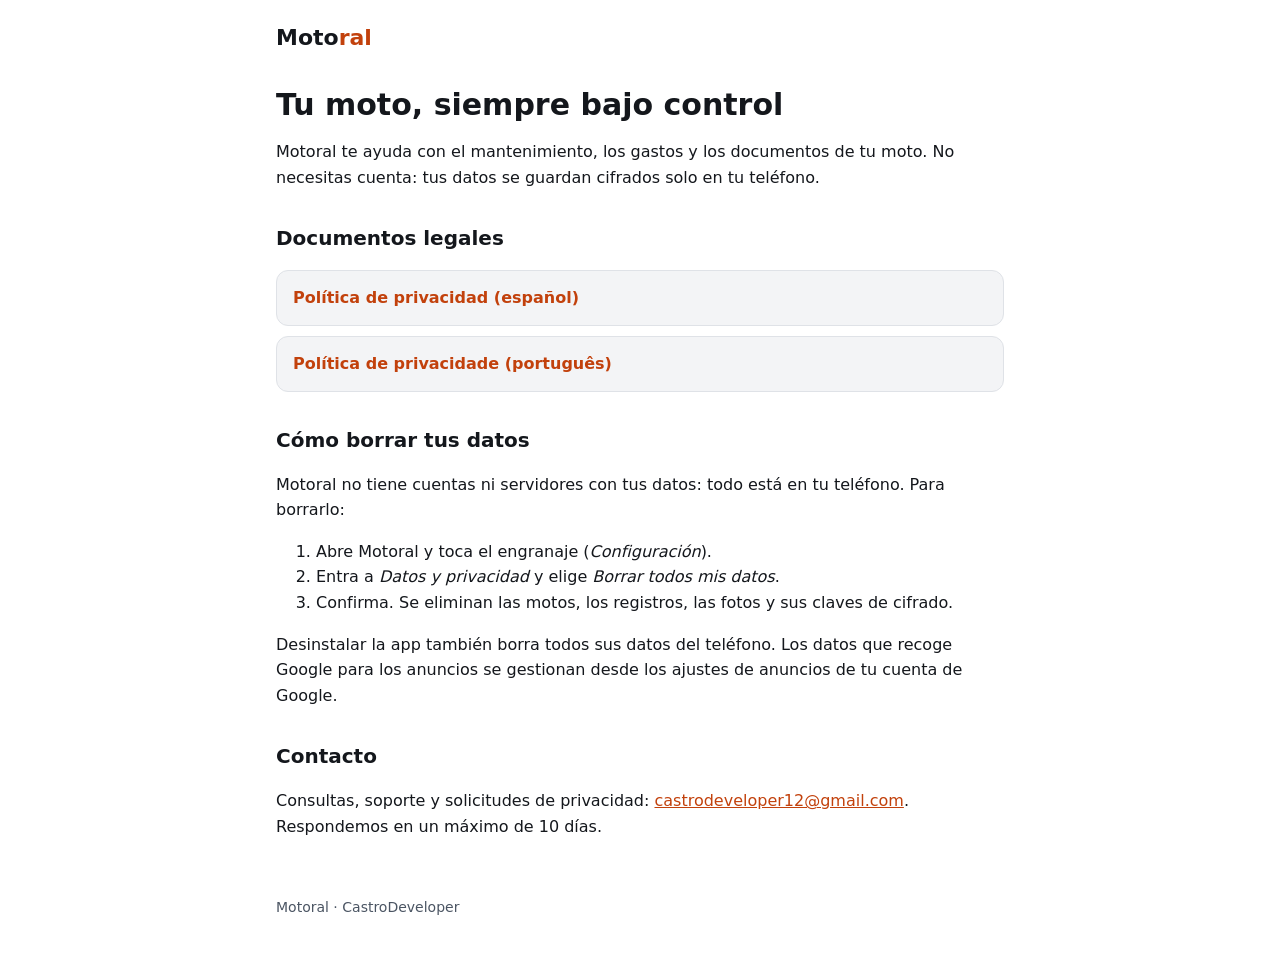
<file: index.html>
<!doctype html>
<html lang="es">
<head>
<meta charset="utf-8">
<meta name="viewport" content="width=device-width, initial-scale=1">
<title>Motoral</title>
<meta name="description" content="Motoral: mantenimiento, gastos y documentos de tu moto, sin cuenta y con tus datos solo en tu teléfono.">
<link rel="stylesheet" href="estilo.css">
</head>
<body>
<header class="cabecera">
  <a class="marca" href="./"><span>Moto</span><b>ral</b></a>
</header>
<main>
<h1>Tu moto, siempre bajo control</h1>
<p>Motoral te ayuda con el mantenimiento, los gastos y los documentos de tu moto. No necesitas cuenta: tus datos se guardan cifrados solo en tu teléfono.</p>

<h2>Documentos legales</h2>
<ul class="enlaces">
  <li><a href="privacidad.html">Política de privacidad (español)</a></li>
  <li><a href="privacidade.html" lang="pt-BR">Política de privacidade (português)</a></li>
</ul>

<h2 id="borrar-datos">Cómo borrar tus datos</h2>
<p>Motoral no tiene cuentas ni servidores con tus datos: todo está en tu teléfono. Para borrarlo:</p>
<ol>
  <li>Abre Motoral y toca el engranaje (<em>Configuración</em>).</li>
  <li>Entra a <em>Datos y privacidad</em> y elige <em>Borrar todos mis datos</em>.</li>
  <li>Confirma. Se eliminan las motos, los registros, las fotos y sus claves de cifrado.</li>
</ol>
<p>Desinstalar la app también borra todos sus datos del teléfono. Los datos que recoge Google para los anuncios se gestionan desde los ajustes de anuncios de tu cuenta de Google.</p>

<h2>Contacto</h2>
<p>Consultas, soporte y solicitudes de privacidad: <a href="mailto:castrodeveloper12@gmail.com">castrodeveloper12@gmail.com</a>. Respondemos en un máximo de 10 días.</p>
</main>
<footer class="pie">Motoral · CastroDeveloper</footer>
</body>
</html>
</file>
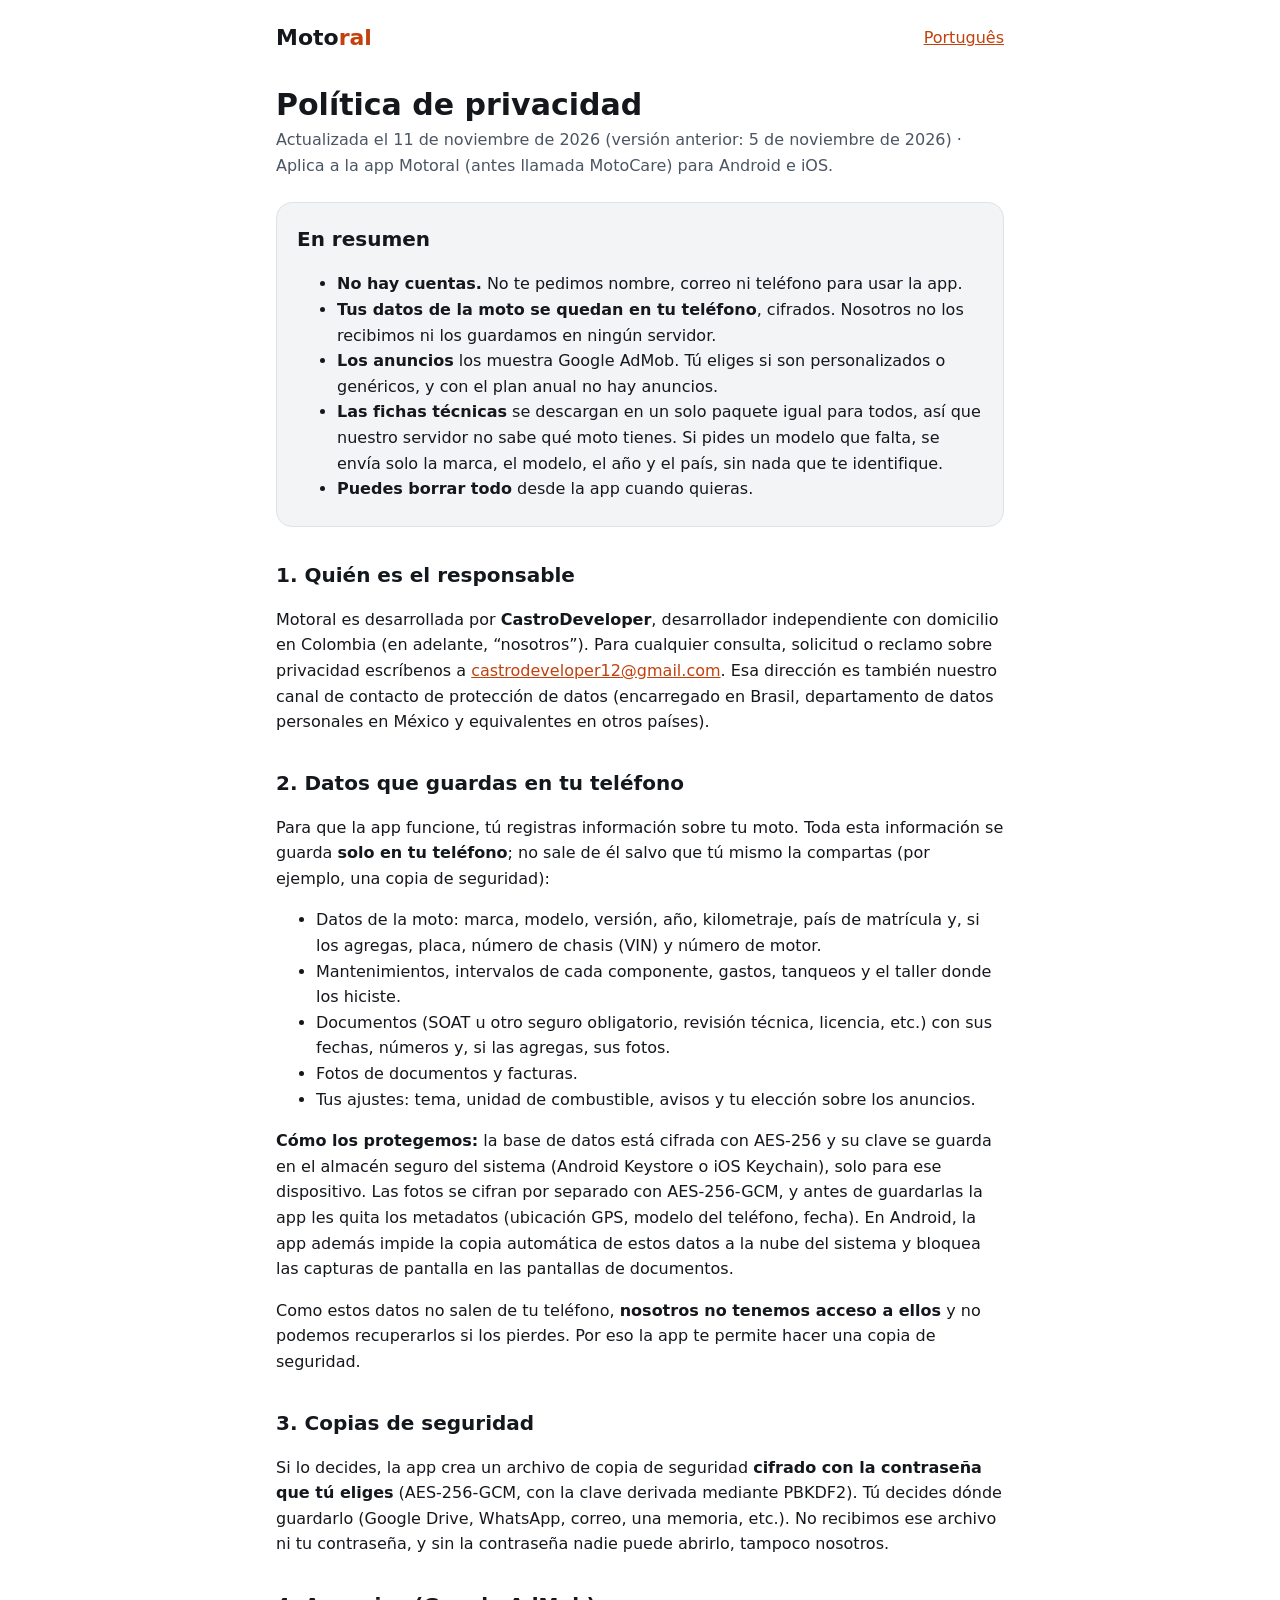
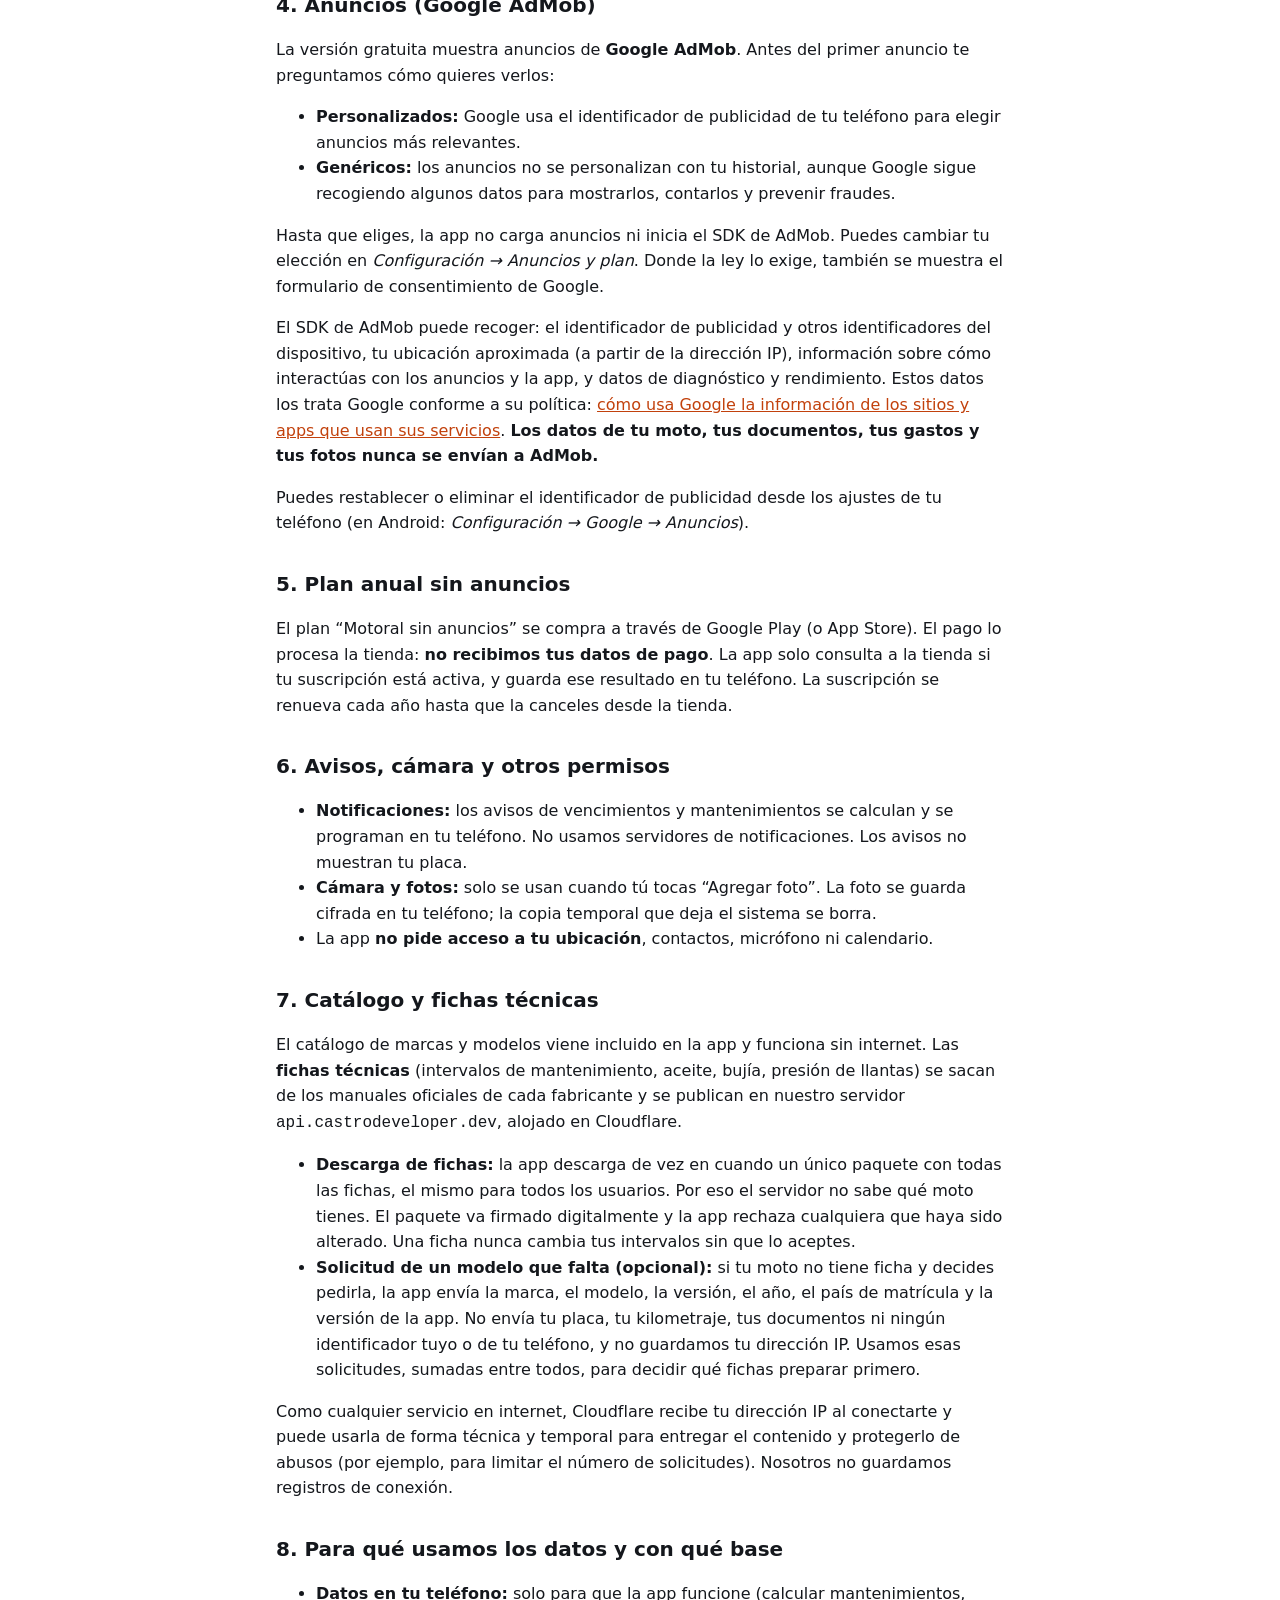
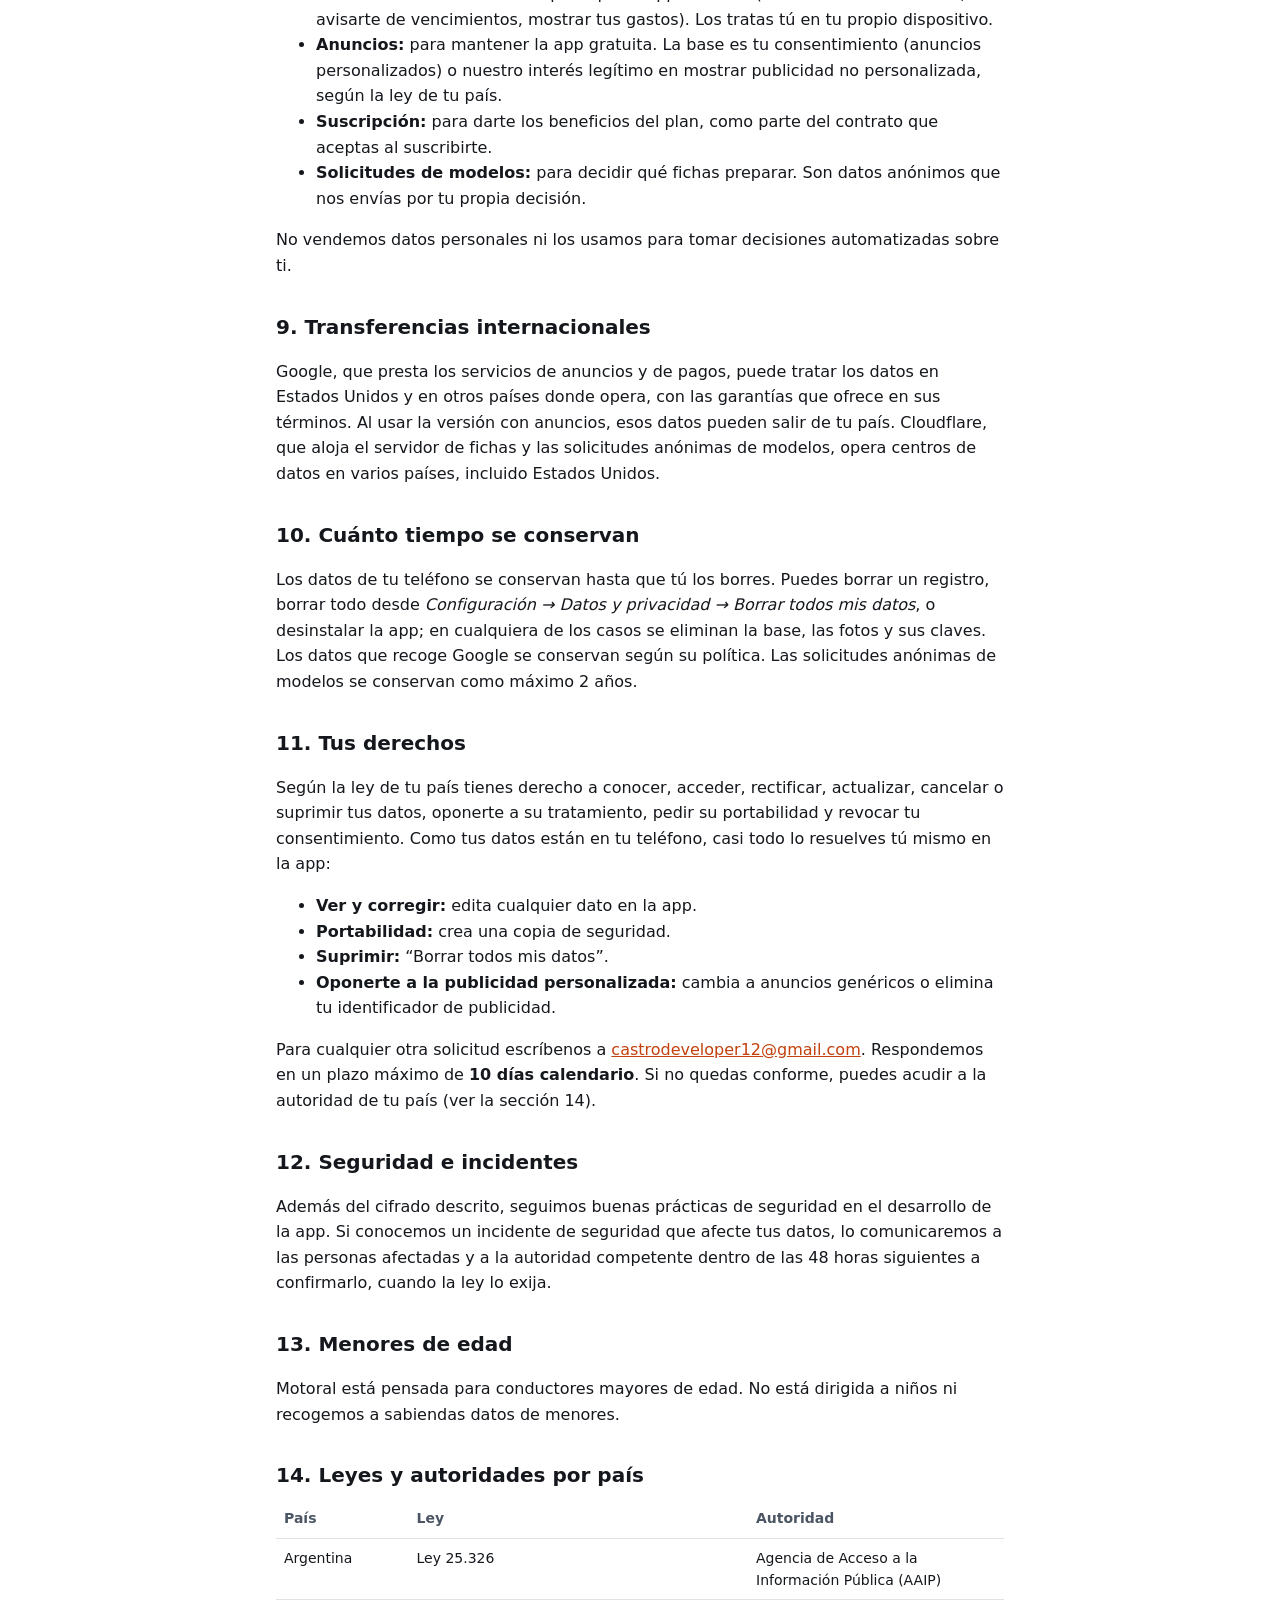
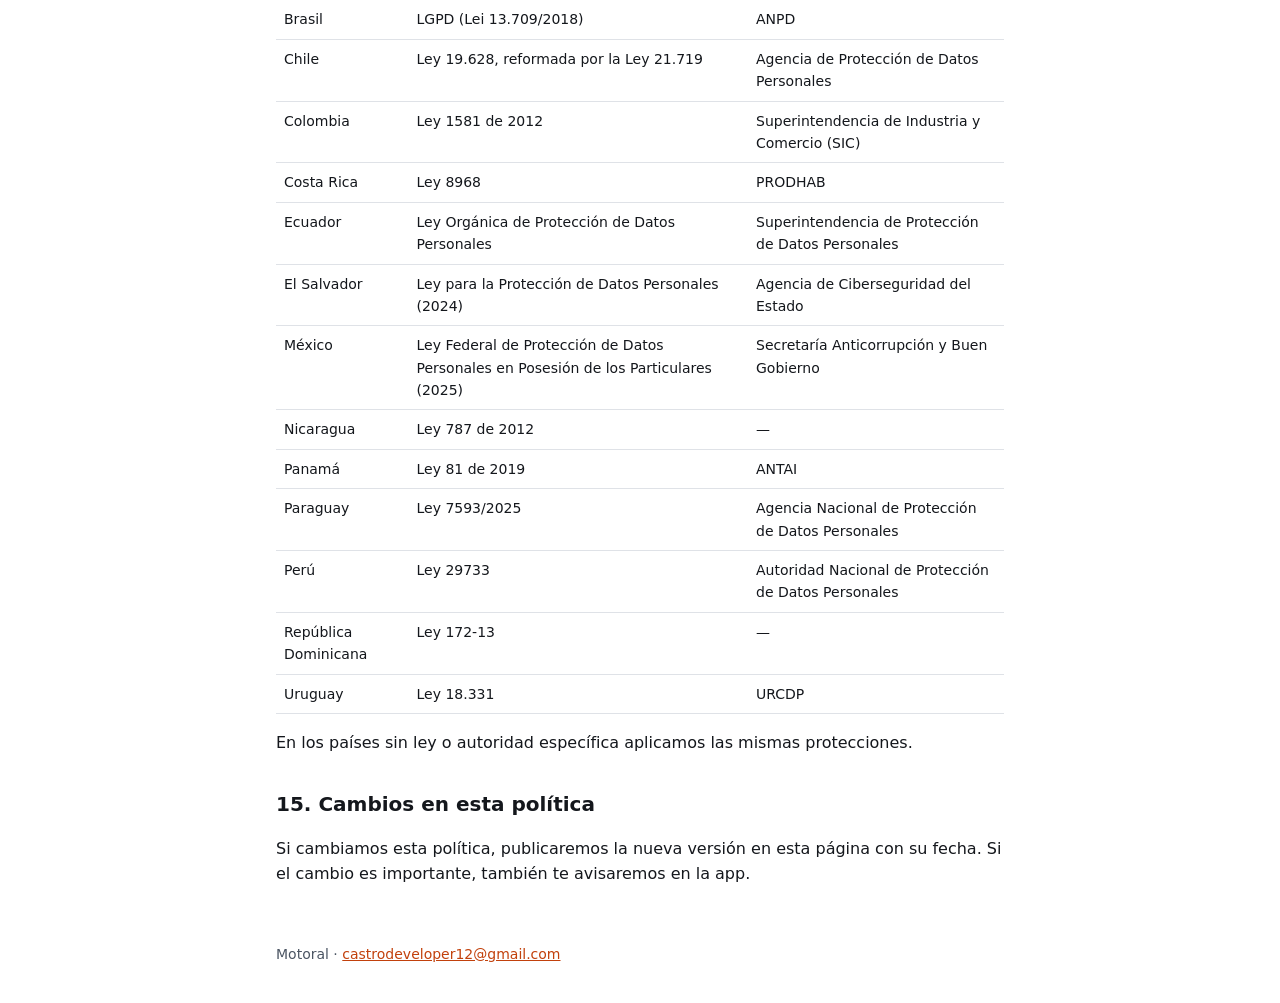
<file: privacidad.html>
<!doctype html>
<html lang="es">
<head>
<meta charset="utf-8">
<meta name="viewport" content="width=device-width, initial-scale=1">
<title>Política de privacidad · Motoral</title>
<meta name="description" content="Política de privacidad de Motoral: tus datos se guardan cifrados solo en tu teléfono.">
<link rel="stylesheet" href="estilo.css">
</head>
<body>
<header class="cabecera">
  <a class="marca" href="./"><span>Moto</span><b>ral</b></a>
  <nav><a href="privacidade.html" lang="pt-BR">Português</a></nav>
</header>
<main>
<h1>Política de privacidad</h1>
<p class="meta">Actualizada el 11 de noviembre de 2026 (versión anterior: 5 de noviembre de 2026) · Aplica a la app Motoral (antes llamada MotoCare) para Android e iOS.</p>

<div class="resumen">
  <h2>En resumen</h2>
  <ul>
    <li><strong>No hay cuentas.</strong> No te pedimos nombre, correo ni teléfono para usar la app.</li>
    <li><strong>Tus datos de la moto se quedan en tu teléfono</strong>, cifrados. Nosotros no los recibimos ni los guardamos en ningún servidor.</li>
    <li><strong>Los anuncios</strong> los muestra Google AdMob. Tú eliges si son personalizados o genéricos, y con el plan anual no hay anuncios.</li>
    <li><strong>Las fichas técnicas</strong> se descargan en un solo paquete igual para todos, así que nuestro servidor no sabe qué moto tienes. Si pides un modelo que falta, se envía solo la marca, el modelo, el año y el país, sin nada que te identifique.</li>
    <li><strong>Puedes borrar todo</strong> desde la app cuando quieras.</li>
  </ul>
</div>

<h2 id="responsable">1. Quién es el responsable</h2>
<p>Motoral es desarrollada por <strong>CastroDeveloper</strong>, desarrollador independiente con domicilio en Colombia (en adelante, “nosotros”). Para cualquier consulta, solicitud o reclamo sobre privacidad escríbenos a <a href="mailto:castrodeveloper12@gmail.com">castrodeveloper12@gmail.com</a>. Esa dirección es también nuestro canal de contacto de protección de datos (encarregado en Brasil, departamento de datos personales en México y equivalentes en otros países).</p>

<h2 id="datos-telefono">2. Datos que guardas en tu teléfono</h2>
<p>Para que la app funcione, tú registras información sobre tu moto. Toda esta información se guarda <strong>solo en tu teléfono</strong>; no sale de él salvo que tú mismo la compartas (por ejemplo, una copia de seguridad):</p>
<ul>
  <li>Datos de la moto: marca, modelo, versión, año, kilometraje, país de matrícula y, si los agregas, placa, número de chasis (VIN) y número de motor.</li>
  <li>Mantenimientos, intervalos de cada componente, gastos, tanqueos y el taller donde los hiciste.</li>
  <li>Documentos (SOAT u otro seguro obligatorio, revisión técnica, licencia, etc.) con sus fechas, números y, si las agregas, sus fotos.</li>
  <li>Fotos de documentos y facturas.</li>
  <li>Tus ajustes: tema, unidad de combustible, avisos y tu elección sobre los anuncios.</li>
</ul>
<p><strong>Cómo los protegemos:</strong> la base de datos está cifrada con AES-256 y su clave se guarda en el almacén seguro del sistema (Android Keystore o iOS Keychain), solo para ese dispositivo. Las fotos se cifran por separado con AES-256-GCM, y antes de guardarlas la app les quita los metadatos (ubicación GPS, modelo del teléfono, fecha). En Android, la app además impide la copia automática de estos datos a la nube del sistema y bloquea las capturas de pantalla en las pantallas de documentos.</p>
<p>Como estos datos no salen de tu teléfono, <strong>nosotros no tenemos acceso a ellos</strong> y no podemos recuperarlos si los pierdes. Por eso la app te permite hacer una copia de seguridad.</p>

<h2 id="copias">3. Copias de seguridad</h2>
<p>Si lo decides, la app crea un archivo de copia de seguridad <strong>cifrado con la contraseña que tú eliges</strong> (AES-256-GCM, con la clave derivada mediante PBKDF2). Tú decides dónde guardarlo (Google Drive, WhatsApp, correo, una memoria, etc.). No recibimos ese archivo ni tu contraseña, y sin la contraseña nadie puede abrirlo, tampoco nosotros.</p>

<h2 id="anuncios">4. Anuncios (Google AdMob)</h2>
<p>La versión gratuita muestra anuncios de <strong>Google AdMob</strong>. Antes del primer anuncio te preguntamos cómo quieres verlos:</p>
<ul>
  <li><strong>Personalizados:</strong> Google usa el identificador de publicidad de tu teléfono para elegir anuncios más relevantes.</li>
  <li><strong>Genéricos:</strong> los anuncios no se personalizan con tu historial, aunque Google sigue recogiendo algunos datos para mostrarlos, contarlos y prevenir fraudes.</li>
</ul>
<p>Hasta que eliges, la app no carga anuncios ni inicia el SDK de AdMob. Puedes cambiar tu elección en <em>Configuración → Anuncios y plan</em>. Donde la ley lo exige, también se muestra el formulario de consentimiento de Google.</p>
<p>El SDK de AdMob puede recoger: el identificador de publicidad y otros identificadores del dispositivo, tu ubicación aproximada (a partir de la dirección IP), información sobre cómo interactúas con los anuncios y la app, y datos de diagnóstico y rendimiento. Estos datos los trata Google conforme a su política: <a href="https://policies.google.com/technologies/partner-sites">cómo usa Google la información de los sitios y apps que usan sus servicios</a>. <strong>Los datos de tu moto, tus documentos, tus gastos y tus fotos nunca se envían a AdMob.</strong></p>
<p>Puedes restablecer o eliminar el identificador de publicidad desde los ajustes de tu teléfono (en Android: <em>Configuración → Google → Anuncios</em>).</p>

<h2 id="compras">5. Plan anual sin anuncios</h2>
<p>El plan “Motoral sin anuncios” se compra a través de Google Play (o App Store). El pago lo procesa la tienda: <strong>no recibimos tus datos de pago</strong>. La app solo consulta a la tienda si tu suscripción está activa, y guarda ese resultado en tu teléfono. La suscripción se renueva cada año hasta que la canceles desde la tienda.</p>

<h2 id="avisos">6. Avisos, cámara y otros permisos</h2>
<ul>
  <li><strong>Notificaciones:</strong> los avisos de vencimientos y mantenimientos se calculan y se programan en tu teléfono. No usamos servidores de notificaciones. Los avisos no muestran tu placa.</li>
  <li><strong>Cámara y fotos:</strong> solo se usan cuando tú tocas “Agregar foto”. La foto se guarda cifrada en tu teléfono; la copia temporal que deja el sistema se borra.</li>
  <li>La app <strong>no pide acceso a tu ubicación</strong>, contactos, micrófono ni calendario.</li>
</ul>

<h2 id="fichas">7. Catálogo y fichas técnicas</h2>
<p>El catálogo de marcas y modelos viene incluido en la app y funciona sin internet. Las <strong>fichas técnicas</strong> (intervalos de mantenimiento, aceite, bujía, presión de llantas) se sacan de los manuales oficiales de cada fabricante y se publican en nuestro servidor <code>api.castrodeveloper.dev</code>, alojado en Cloudflare.</p>
<ul>
  <li><strong>Descarga de fichas:</strong> la app descarga de vez en cuando un único paquete con todas las fichas, el mismo para todos los usuarios. Por eso el servidor no sabe qué moto tienes. El paquete va firmado digitalmente y la app rechaza cualquiera que haya sido alterado. Una ficha nunca cambia tus intervalos sin que lo aceptes.</li>
  <li><strong>Solicitud de un modelo que falta (opcional):</strong> si tu moto no tiene ficha y decides pedirla, la app envía la marca, el modelo, la versión, el año, el país de matrícula y la versión de la app. No envía tu placa, tu kilometraje, tus documentos ni ningún identificador tuyo o de tu teléfono, y no guardamos tu dirección IP. Usamos esas solicitudes, sumadas entre todos, para decidir qué fichas preparar primero.</li>
</ul>
<p>Como cualquier servicio en internet, Cloudflare recibe tu dirección IP al conectarte y puede usarla de forma técnica y temporal para entregar el contenido y protegerlo de abusos (por ejemplo, para limitar el número de solicitudes). Nosotros no guardamos registros de conexión.</p>

<h2 id="finalidades">8. Para qué usamos los datos y con qué base</h2>
<ul>
  <li><strong>Datos en tu teléfono:</strong> solo para que la app funcione (calcular mantenimientos, avisarte de vencimientos, mostrar tus gastos). Los tratas tú en tu propio dispositivo.</li>
  <li><strong>Anuncios:</strong> para mantener la app gratuita. La base es tu consentimiento (anuncios personalizados) o nuestro interés legítimo en mostrar publicidad no personalizada, según la ley de tu país.</li>
  <li><strong>Suscripción:</strong> para darte los beneficios del plan, como parte del contrato que aceptas al suscribirte.</li>
  <li><strong>Solicitudes de modelos:</strong> para decidir qué fichas preparar. Son datos anónimos que nos envías por tu propia decisión.</li>
</ul>
<p>No vendemos datos personales ni los usamos para tomar decisiones automatizadas sobre ti.</p>

<h2 id="transferencias">9. Transferencias internacionales</h2>
<p>Google, que presta los servicios de anuncios y de pagos, puede tratar los datos en Estados Unidos y en otros países donde opera, con las garantías que ofrece en sus términos. Al usar la versión con anuncios, esos datos pueden salir de tu país. Cloudflare, que aloja el servidor de fichas y las solicitudes anónimas de modelos, opera centros de datos en varios países, incluido Estados Unidos.</p>

<h2 id="conservacion">10. Cuánto tiempo se conservan</h2>
<p>Los datos de tu teléfono se conservan hasta que tú los borres. Puedes borrar un registro, borrar todo desde <em>Configuración → Datos y privacidad → Borrar todos mis datos</em>, o desinstalar la app; en cualquiera de los casos se eliminan la base, las fotos y sus claves. Los datos que recoge Google se conservan según su política. Las solicitudes anónimas de modelos se conservan como máximo 2 años.</p>

<h2 id="derechos">11. Tus derechos</h2>
<p>Según la ley de tu país tienes derecho a conocer, acceder, rectificar, actualizar, cancelar o suprimir tus datos, oponerte a su tratamiento, pedir su portabilidad y revocar tu consentimiento. Como tus datos están en tu teléfono, casi todo lo resuelves tú mismo en la app:</p>
<ul>
  <li><strong>Ver y corregir:</strong> edita cualquier dato en la app.</li>
  <li><strong>Portabilidad:</strong> crea una copia de seguridad.</li>
  <li><strong>Suprimir:</strong> “Borrar todos mis datos”.</li>
  <li><strong>Oponerte a la publicidad personalizada:</strong> cambia a anuncios genéricos o elimina tu identificador de publicidad.</li>
</ul>
<p>Para cualquier otra solicitud escríbenos a <a href="mailto:castrodeveloper12@gmail.com">castrodeveloper12@gmail.com</a>. Respondemos en un plazo máximo de <strong>10 días calendario</strong>. Si no quedas conforme, puedes acudir a la autoridad de tu país (ver la sección 14).</p>

<h2 id="seguridad">12. Seguridad e incidentes</h2>
<p>Además del cifrado descrito, seguimos buenas prácticas de seguridad en el desarrollo de la app. Si conocemos un incidente de seguridad que afecte tus datos, lo comunicaremos a las personas afectadas y a la autoridad competente dentro de las 48 horas siguientes a confirmarlo, cuando la ley lo exija.</p>

<h2 id="menores">13. Menores de edad</h2>
<p>Motoral está pensada para conductores mayores de edad. No está dirigida a niños ni recogemos a sabiendas datos de menores.</p>

<h2 id="paises">14. Leyes y autoridades por país</h2>
<div class="tabla">
<table>
<thead><tr><th>País</th><th>Ley</th><th>Autoridad</th></tr></thead>
<tbody>
<tr><td>Argentina</td><td>Ley 25.326</td><td>Agencia de Acceso a la Información Pública (AAIP)</td></tr>
<tr><td>Brasil</td><td>LGPD (Lei 13.709/2018)</td><td>ANPD</td></tr>
<tr><td>Chile</td><td>Ley 19.628, reformada por la Ley 21.719</td><td>Agencia de Protección de Datos Personales</td></tr>
<tr><td>Colombia</td><td>Ley 1581 de 2012</td><td>Superintendencia de Industria y Comercio (SIC)</td></tr>
<tr><td>Costa Rica</td><td>Ley 8968</td><td>PRODHAB</td></tr>
<tr><td>Ecuador</td><td>Ley Orgánica de Protección de Datos Personales</td><td>Superintendencia de Protección de Datos Personales</td></tr>
<tr><td>El Salvador</td><td>Ley para la Protección de Datos Personales (2024)</td><td>Agencia de Ciberseguridad del Estado</td></tr>
<tr><td>México</td><td>Ley Federal de Protección de Datos Personales en Posesión de los Particulares (2025)</td><td>Secretaría Anticorrupción y Buen Gobierno</td></tr>
<tr><td>Nicaragua</td><td>Ley 787 de 2012</td><td>—</td></tr>
<tr><td>Panamá</td><td>Ley 81 de 2019</td><td>ANTAI</td></tr>
<tr><td>Paraguay</td><td>Ley 7593/2025</td><td>Agencia Nacional de Protección de Datos Personales</td></tr>
<tr><td>Perú</td><td>Ley 29733</td><td>Autoridad Nacional de Protección de Datos Personales</td></tr>
<tr><td>República Dominicana</td><td>Ley 172-13</td><td>—</td></tr>
<tr><td>Uruguay</td><td>Ley 18.331</td><td>URCDP</td></tr>
</tbody>
</table>
</div>
<p>En los países sin ley o autoridad específica aplicamos las mismas protecciones.</p>

<h2 id="cambios">15. Cambios en esta política</h2>
<p>Si cambiamos esta política, publicaremos la nueva versión en esta página con su fecha. Si el cambio es importante, también te avisaremos en la app.</p>
</main>
<footer class="pie">Motoral · <a href="mailto:castrodeveloper12@gmail.com">castrodeveloper12@gmail.com</a></footer>
</body>
</html>
</file>
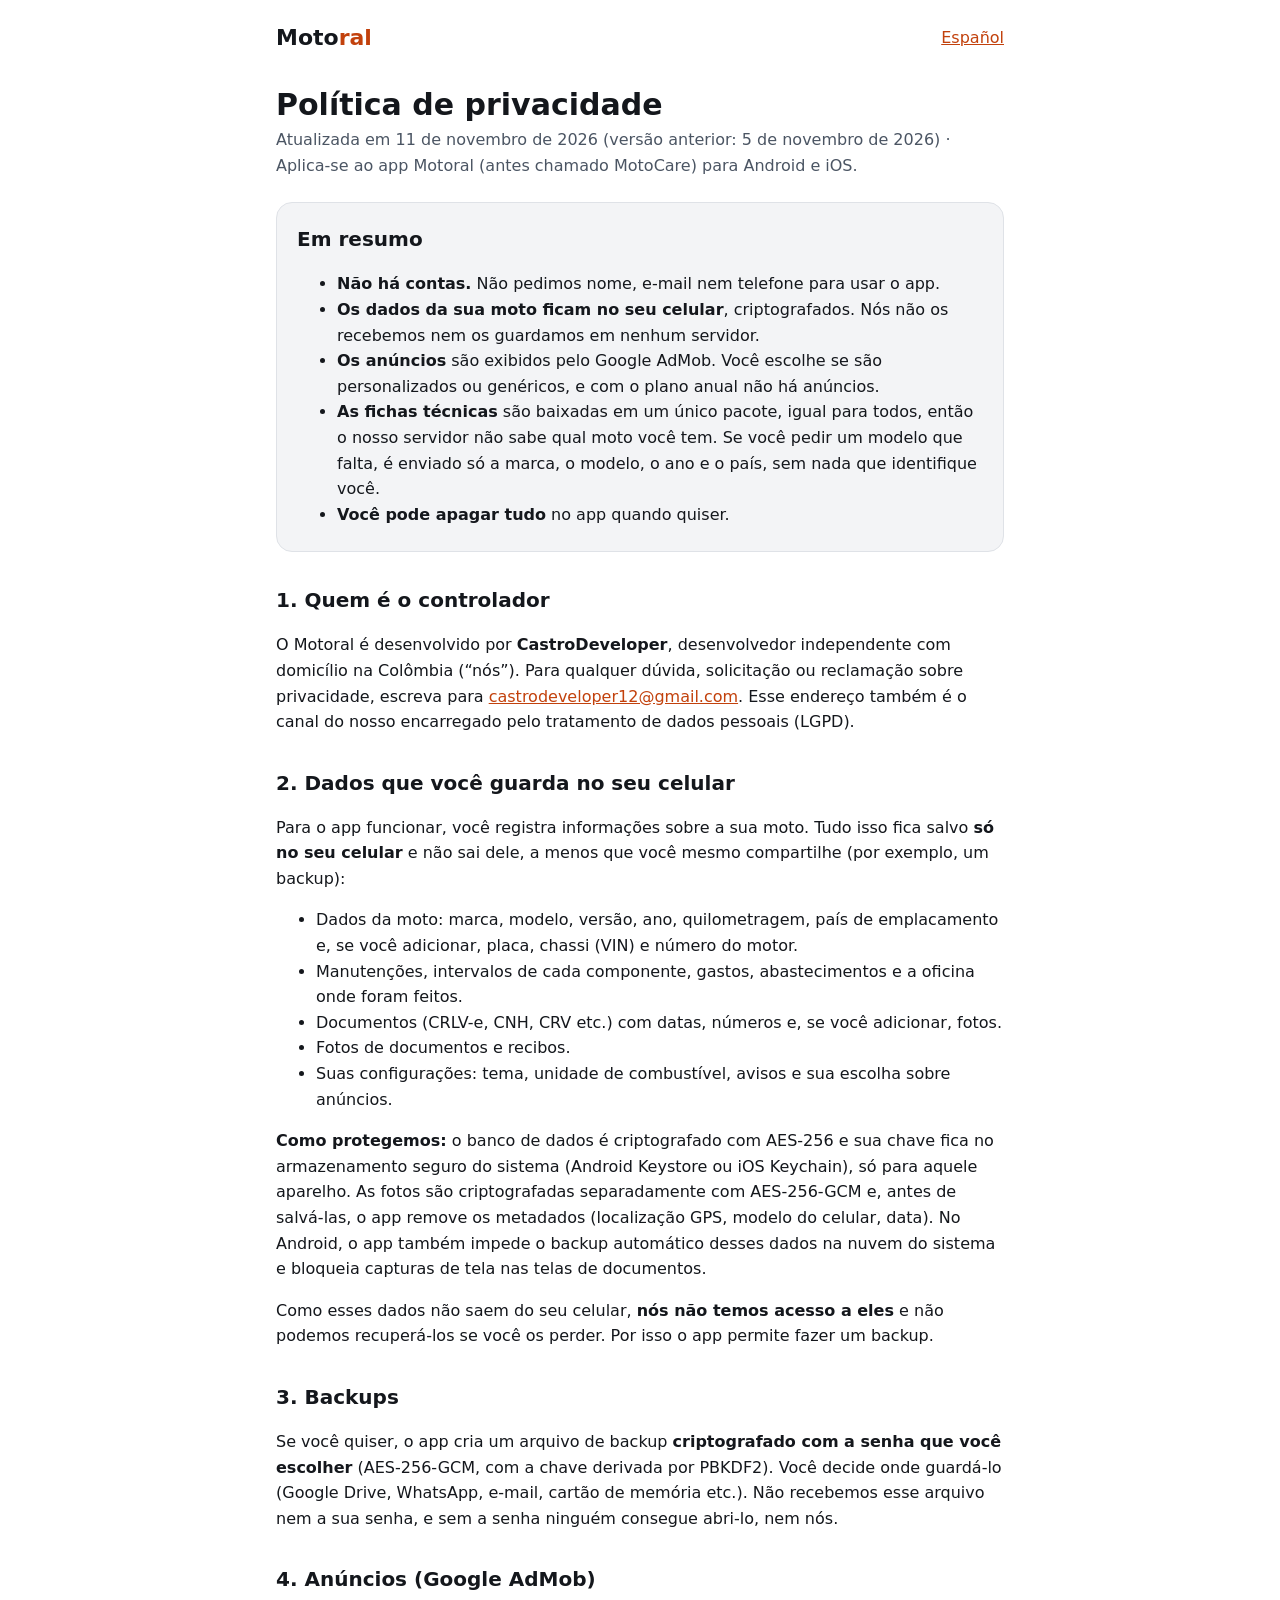
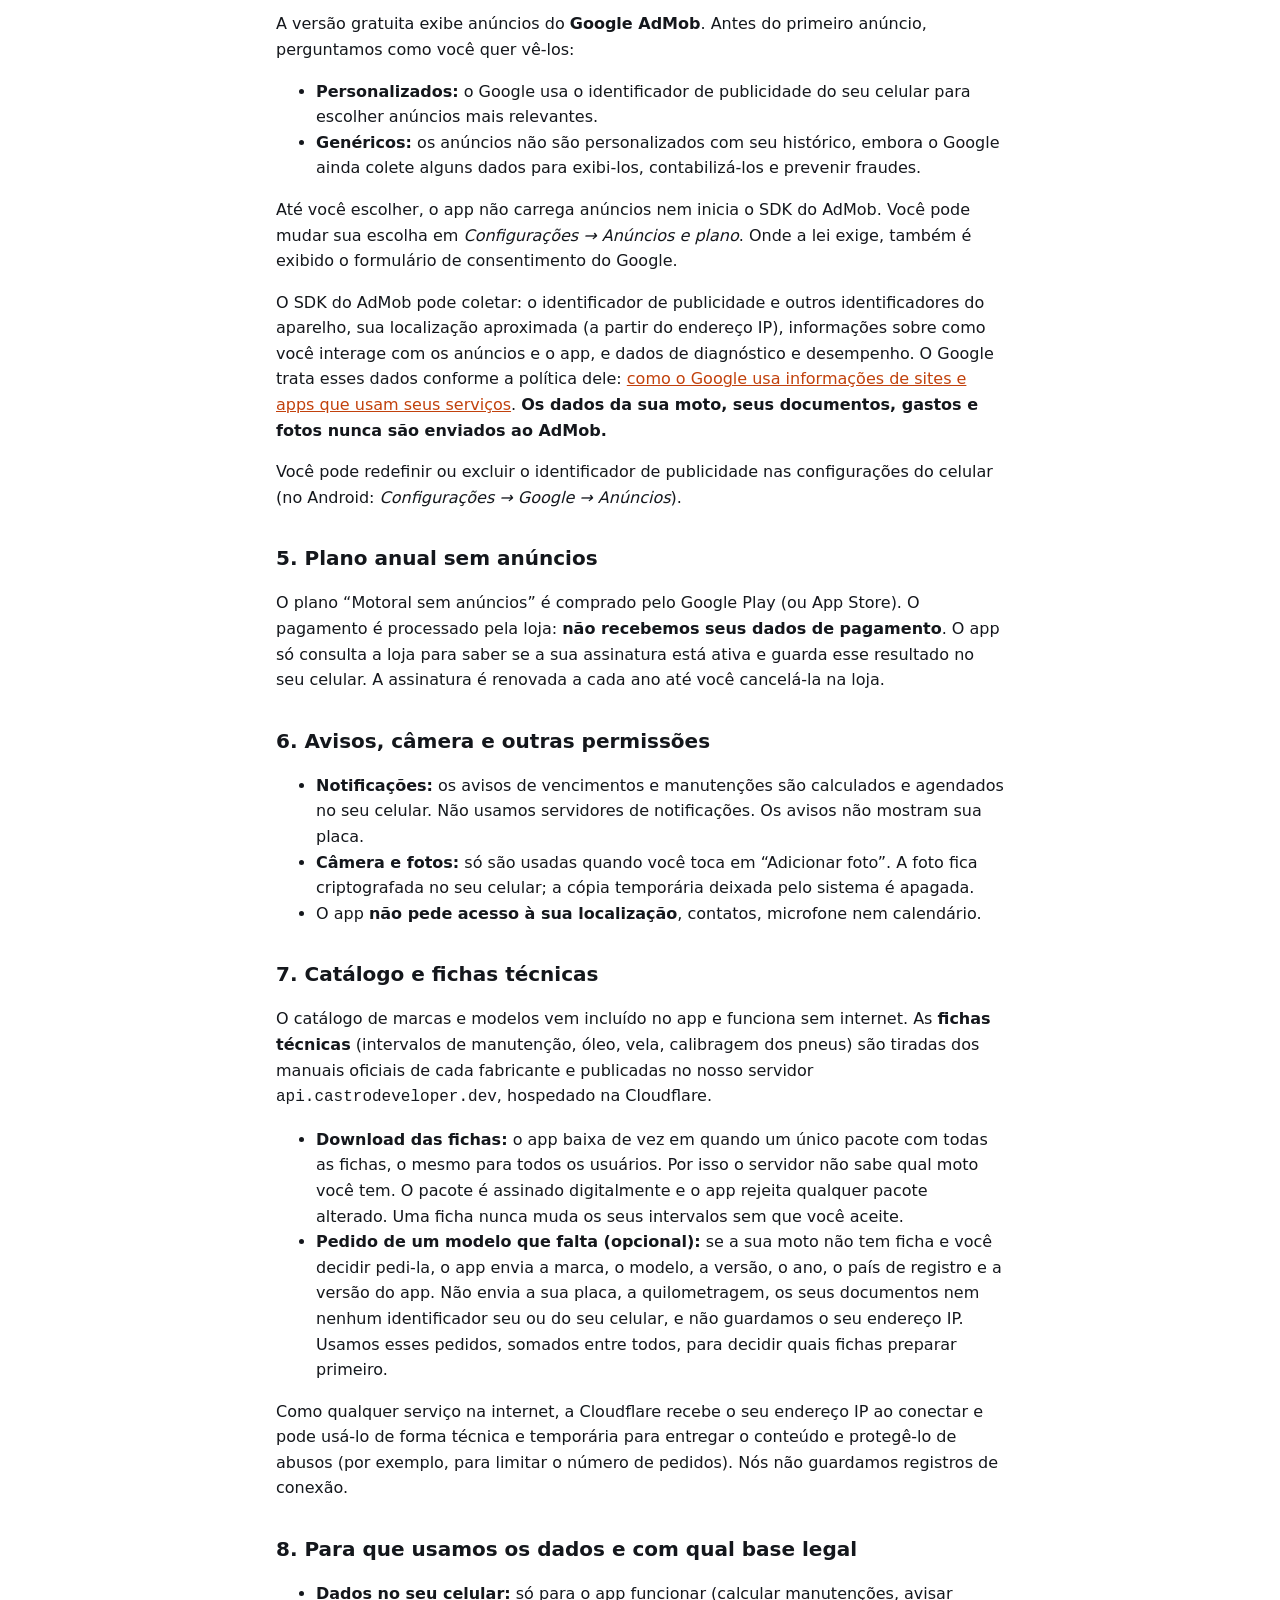
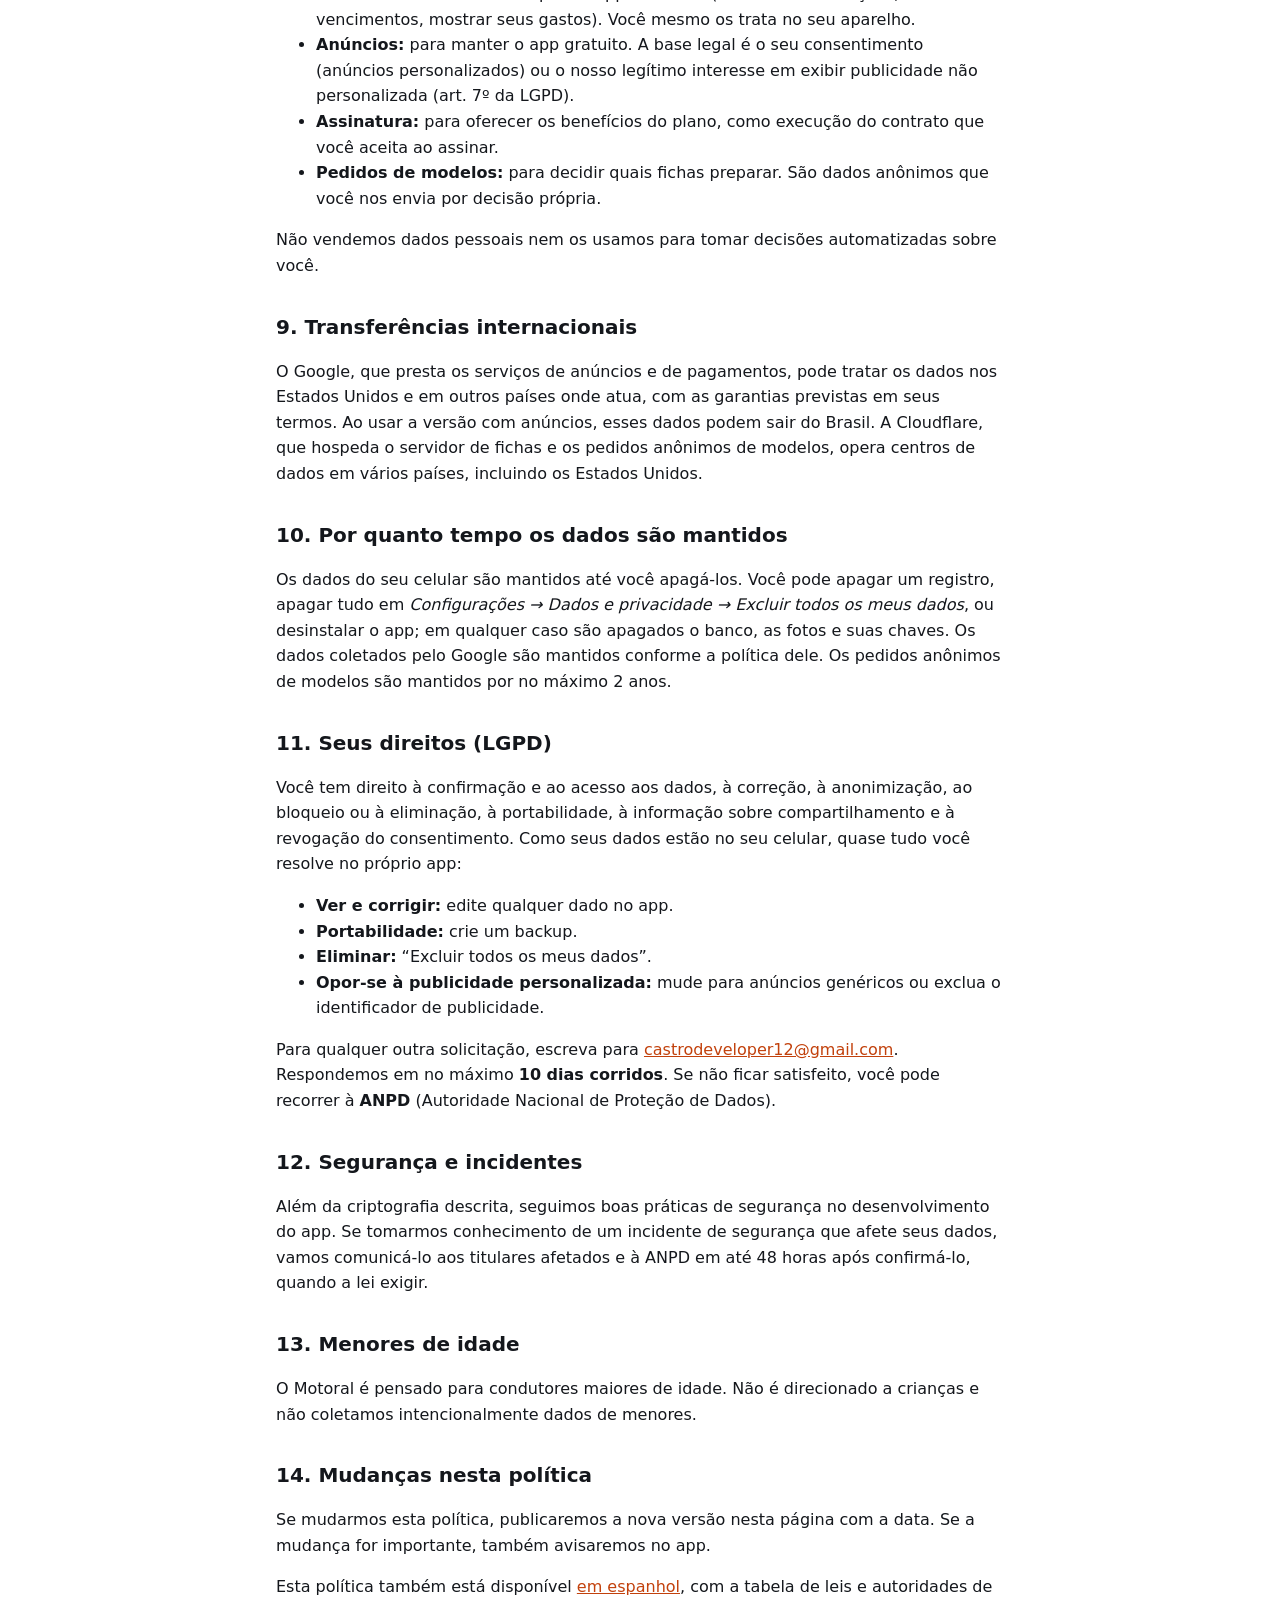
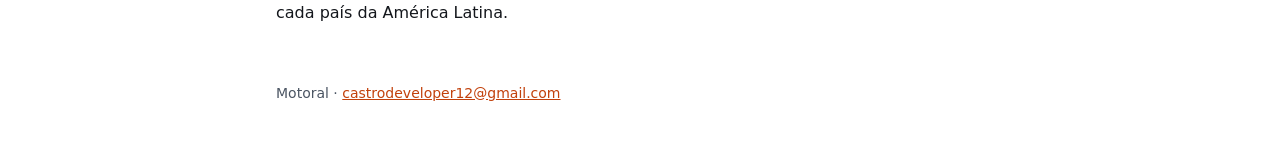
<file: privacidade.html>
<!doctype html>
<html lang="pt-BR">
<head>
<meta charset="utf-8">
<meta name="viewport" content="width=device-width, initial-scale=1">
<title>Política de privacidade · Motoral</title>
<meta name="description" content="Política de privacidade do Motoral: seus dados ficam criptografados só no seu celular.">
<link rel="stylesheet" href="estilo.css">
</head>
<body>
<header class="cabecera">
  <a class="marca" href="./"><span>Moto</span><b>ral</b></a>
  <nav><a href="privacidad.html" lang="es">Español</a></nav>
</header>
<main>
<h1>Política de privacidade</h1>
<p class="meta">Atualizada em 11 de novembro de 2026 (versão anterior: 5 de novembro de 2026) · Aplica-se ao app Motoral (antes chamado MotoCare) para Android e iOS.</p>

<div class="resumen">
  <h2>Em resumo</h2>
  <ul>
    <li><strong>Não há contas.</strong> Não pedimos nome, e-mail nem telefone para usar o app.</li>
    <li><strong>Os dados da sua moto ficam no seu celular</strong>, criptografados. Nós não os recebemos nem os guardamos em nenhum servidor.</li>
    <li><strong>Os anúncios</strong> são exibidos pelo Google AdMob. Você escolhe se são personalizados ou genéricos, e com o plano anual não há anúncios.</li>
    <li><strong>As fichas técnicas</strong> são baixadas em um único pacote, igual para todos, então o nosso servidor não sabe qual moto você tem. Se você pedir um modelo que falta, é enviado só a marca, o modelo, o ano e o país, sem nada que identifique você.</li>
    <li><strong>Você pode apagar tudo</strong> no app quando quiser.</li>
  </ul>
</div>

<h2 id="controlador">1. Quem é o controlador</h2>
<p>O Motoral é desenvolvido por <strong>CastroDeveloper</strong>, desenvolvedor independente com domicílio na Colômbia (“nós”). Para qualquer dúvida, solicitação ou reclamação sobre privacidade, escreva para <a href="mailto:castrodeveloper12@gmail.com">castrodeveloper12@gmail.com</a>. Esse endereço também é o canal do nosso encarregado pelo tratamento de dados pessoais (LGPD).</p>

<h2 id="dados-celular">2. Dados que você guarda no seu celular</h2>
<p>Para o app funcionar, você registra informações sobre a sua moto. Tudo isso fica salvo <strong>só no seu celular</strong> e não sai dele, a menos que você mesmo compartilhe (por exemplo, um backup):</p>
<ul>
  <li>Dados da moto: marca, modelo, versão, ano, quilometragem, país de emplacamento e, se você adicionar, placa, chassi (VIN) e número do motor.</li>
  <li>Manutenções, intervalos de cada componente, gastos, abastecimentos e a oficina onde foram feitos.</li>
  <li>Documentos (CRLV-e, CNH, CRV etc.) com datas, números e, se você adicionar, fotos.</li>
  <li>Fotos de documentos e recibos.</li>
  <li>Suas configurações: tema, unidade de combustível, avisos e sua escolha sobre anúncios.</li>
</ul>
<p><strong>Como protegemos:</strong> o banco de dados é criptografado com AES-256 e sua chave fica no armazenamento seguro do sistema (Android Keystore ou iOS Keychain), só para aquele aparelho. As fotos são criptografadas separadamente com AES-256-GCM e, antes de salvá-las, o app remove os metadados (localização GPS, modelo do celular, data). No Android, o app também impede o backup automático desses dados na nuvem do sistema e bloqueia capturas de tela nas telas de documentos.</p>
<p>Como esses dados não saem do seu celular, <strong>nós não temos acesso a eles</strong> e não podemos recuperá-los se você os perder. Por isso o app permite fazer um backup.</p>

<h2 id="backup">3. Backups</h2>
<p>Se você quiser, o app cria um arquivo de backup <strong>criptografado com a senha que você escolher</strong> (AES-256-GCM, com a chave derivada por PBKDF2). Você decide onde guardá-lo (Google Drive, WhatsApp, e-mail, cartão de memória etc.). Não recebemos esse arquivo nem a sua senha, e sem a senha ninguém consegue abri-lo, nem nós.</p>

<h2 id="anuncios">4. Anúncios (Google AdMob)</h2>
<p>A versão gratuita exibe anúncios do <strong>Google AdMob</strong>. Antes do primeiro anúncio, perguntamos como você quer vê-los:</p>
<ul>
  <li><strong>Personalizados:</strong> o Google usa o identificador de publicidade do seu celular para escolher anúncios mais relevantes.</li>
  <li><strong>Genéricos:</strong> os anúncios não são personalizados com seu histórico, embora o Google ainda colete alguns dados para exibi-los, contabilizá-los e prevenir fraudes.</li>
</ul>
<p>Até você escolher, o app não carrega anúncios nem inicia o SDK do AdMob. Você pode mudar sua escolha em <em>Configurações → Anúncios e plano</em>. Onde a lei exige, também é exibido o formulário de consentimento do Google.</p>
<p>O SDK do AdMob pode coletar: o identificador de publicidade e outros identificadores do aparelho, sua localização aproximada (a partir do endereço IP), informações sobre como você interage com os anúncios e o app, e dados de diagnóstico e desempenho. O Google trata esses dados conforme a política dele: <a href="https://policies.google.com/technologies/partner-sites">como o Google usa informações de sites e apps que usam seus serviços</a>. <strong>Os dados da sua moto, seus documentos, gastos e fotos nunca são enviados ao AdMob.</strong></p>
<p>Você pode redefinir ou excluir o identificador de publicidade nas configurações do celular (no Android: <em>Configurações → Google → Anúncios</em>).</p>

<h2 id="compras">5. Plano anual sem anúncios</h2>
<p>O plano “Motoral sem anúncios” é comprado pelo Google Play (ou App Store). O pagamento é processado pela loja: <strong>não recebemos seus dados de pagamento</strong>. O app só consulta a loja para saber se a sua assinatura está ativa e guarda esse resultado no seu celular. A assinatura é renovada a cada ano até você cancelá-la na loja.</p>

<h2 id="avisos">6. Avisos, câmera e outras permissões</h2>
<ul>
  <li><strong>Notificações:</strong> os avisos de vencimentos e manutenções são calculados e agendados no seu celular. Não usamos servidores de notificações. Os avisos não mostram sua placa.</li>
  <li><strong>Câmera e fotos:</strong> só são usadas quando você toca em “Adicionar foto”. A foto fica criptografada no seu celular; a cópia temporária deixada pelo sistema é apagada.</li>
  <li>O app <strong>não pede acesso à sua localização</strong>, contatos, microfone nem calendário.</li>
</ul>

<h2 id="fichas">7. Catálogo e fichas técnicas</h2>
<p>O catálogo de marcas e modelos vem incluído no app e funciona sem internet. As <strong>fichas técnicas</strong> (intervalos de manutenção, óleo, vela, calibragem dos pneus) são tiradas dos manuais oficiais de cada fabricante e publicadas no nosso servidor <code>api.castrodeveloper.dev</code>, hospedado na Cloudflare.</p>
<ul>
  <li><strong>Download das fichas:</strong> o app baixa de vez em quando um único pacote com todas as fichas, o mesmo para todos os usuários. Por isso o servidor não sabe qual moto você tem. O pacote é assinado digitalmente e o app rejeita qualquer pacote alterado. Uma ficha nunca muda os seus intervalos sem que você aceite.</li>
  <li><strong>Pedido de um modelo que falta (opcional):</strong> se a sua moto não tem ficha e você decidir pedi-la, o app envia a marca, o modelo, a versão, o ano, o país de registro e a versão do app. Não envia a sua placa, a quilometragem, os seus documentos nem nenhum identificador seu ou do seu celular, e não guardamos o seu endereço IP. Usamos esses pedidos, somados entre todos, para decidir quais fichas preparar primeiro.</li>
</ul>
<p>Como qualquer serviço na internet, a Cloudflare recebe o seu endereço IP ao conectar e pode usá-lo de forma técnica e temporária para entregar o conteúdo e protegê-lo de abusos (por exemplo, para limitar o número de pedidos). Nós não guardamos registros de conexão.</p>

<h2 id="finalidades">8. Para que usamos os dados e com qual base legal</h2>
<ul>
  <li><strong>Dados no seu celular:</strong> só para o app funcionar (calcular manutenções, avisar vencimentos, mostrar seus gastos). Você mesmo os trata no seu aparelho.</li>
  <li><strong>Anúncios:</strong> para manter o app gratuito. A base legal é o seu consentimento (anúncios personalizados) ou o nosso legítimo interesse em exibir publicidade não personalizada (art. 7º da LGPD).</li>
  <li><strong>Assinatura:</strong> para oferecer os benefícios do plano, como execução do contrato que você aceita ao assinar.</li>
  <li><strong>Pedidos de modelos:</strong> para decidir quais fichas preparar. São dados anônimos que você nos envia por decisão própria.</li>
</ul>
<p>Não vendemos dados pessoais nem os usamos para tomar decisões automatizadas sobre você.</p>

<h2 id="transferencias">9. Transferências internacionais</h2>
<p>O Google, que presta os serviços de anúncios e de pagamentos, pode tratar os dados nos Estados Unidos e em outros países onde atua, com as garantias previstas em seus termos. Ao usar a versão com anúncios, esses dados podem sair do Brasil. A Cloudflare, que hospeda o servidor de fichas e os pedidos anônimos de modelos, opera centros de dados em vários países, incluindo os Estados Unidos.</p>

<h2 id="retencao">10. Por quanto tempo os dados são mantidos</h2>
<p>Os dados do seu celular são mantidos até você apagá-los. Você pode apagar um registro, apagar tudo em <em>Configurações → Dados e privacidade → Excluir todos os meus dados</em>, ou desinstalar o app; em qualquer caso são apagados o banco, as fotos e suas chaves. Os dados coletados pelo Google são mantidos conforme a política dele. Os pedidos anônimos de modelos são mantidos por no máximo 2 anos.</p>

<h2 id="direitos">11. Seus direitos (LGPD)</h2>
<p>Você tem direito à confirmação e ao acesso aos dados, à correção, à anonimização, ao bloqueio ou à eliminação, à portabilidade, à informação sobre compartilhamento e à revogação do consentimento. Como seus dados estão no seu celular, quase tudo você resolve no próprio app:</p>
<ul>
  <li><strong>Ver e corrigir:</strong> edite qualquer dado no app.</li>
  <li><strong>Portabilidade:</strong> crie um backup.</li>
  <li><strong>Eliminar:</strong> “Excluir todos os meus dados”.</li>
  <li><strong>Opor-se à publicidade personalizada:</strong> mude para anúncios genéricos ou exclua o identificador de publicidade.</li>
</ul>
<p>Para qualquer outra solicitação, escreva para <a href="mailto:castrodeveloper12@gmail.com">castrodeveloper12@gmail.com</a>. Respondemos em no máximo <strong>10 dias corridos</strong>. Se não ficar satisfeito, você pode recorrer à <strong>ANPD</strong> (Autoridade Nacional de Proteção de Dados).</p>

<h2 id="seguranca">12. Segurança e incidentes</h2>
<p>Além da criptografia descrita, seguimos boas práticas de segurança no desenvolvimento do app. Se tomarmos conhecimento de um incidente de segurança que afete seus dados, vamos comunicá-lo aos titulares afetados e à ANPD em até 48 horas após confirmá-lo, quando a lei exigir.</p>

<h2 id="menores">13. Menores de idade</h2>
<p>O Motoral é pensado para condutores maiores de idade. Não é direcionado a crianças e não coletamos intencionalmente dados de menores.</p>

<h2 id="mudancas">14. Mudanças nesta política</h2>
<p>Se mudarmos esta política, publicaremos a nova versão nesta página com a data. Se a mudança for importante, também avisaremos no app.</p>
<p>Esta política também está disponível <a href="privacidad.html" lang="es">em espanhol</a>, com a tabela de leis e autoridades de cada país da América Latina.</p>
</main>
<footer class="pie">Motoral · <a href="mailto:castrodeveloper12@gmail.com">castrodeveloper12@gmail.com</a></footer>
</body>
</html>
</file>
<file: estilo.css>
:root {
  --fondo: #ffffff;
  --superficie: #f3f4f6;
  --texto: #14171c;
  --suave: #4b5563;
  --borde: #dfe2e7;
  --primario: #c2410c;
  color-scheme: light dark;
}
@media (prefers-color-scheme: dark) {
  :root {
    --fondo: #101318;
    --superficie: #1a1f27;
    --texto: #eef0f3;
    --suave: #a9b1bd;
    --borde: #2b3341;
    --primario: #ff7838;
  }
}
* { box-sizing: border-box; }
body {
  margin: 0;
  background: var(--fondo);
  color: var(--texto);
  font: 16px/1.6 system-ui, -apple-system, "Segoe UI", Roboto, sans-serif;
}
a { color: var(--primario); }
.cabecera, main, .pie { max-width: 760px; margin: 0 auto; padding: 0 16px; }
.cabecera {
  display: flex; justify-content: space-between; align-items: center;
  padding-top: 20px; padding-bottom: 8px;
}
.marca { font-weight: 800; font-size: 22px; text-decoration: none; color: var(--texto); }
.marca b { color: var(--primario); }
h1 { font-size: 30px; line-height: 1.2; margin: 24px 0 4px; }
h2 { font-size: 20px; margin: 32px 0 8px; }
.meta { color: var(--suave); margin-top: 0; }
.resumen {
  background: var(--superficie); border: 1px solid var(--borde);
  border-radius: 16px; padding: 4px 20px 8px; margin: 24px 0;
}
.resumen h2 { margin-top: 16px; }
.tabla { overflow-x: auto; }
table { border-collapse: collapse; width: 100%; font-size: 14px; }
th, td { text-align: left; padding: 8px; border-bottom: 1px solid var(--borde); vertical-align: top; }
th { color: var(--suave); font-weight: 600; }
.enlaces { list-style: none; padding: 0; }
.enlaces li { margin: 10px 0; }
.enlaces a {
  display: block; padding: 14px 16px; border: 1px solid var(--borde);
  border-radius: 12px; background: var(--superficie); text-decoration: none; font-weight: 600;
}
.pie { color: var(--suave); font-size: 14px; padding-top: 40px; padding-bottom: 40px; }
</file>
